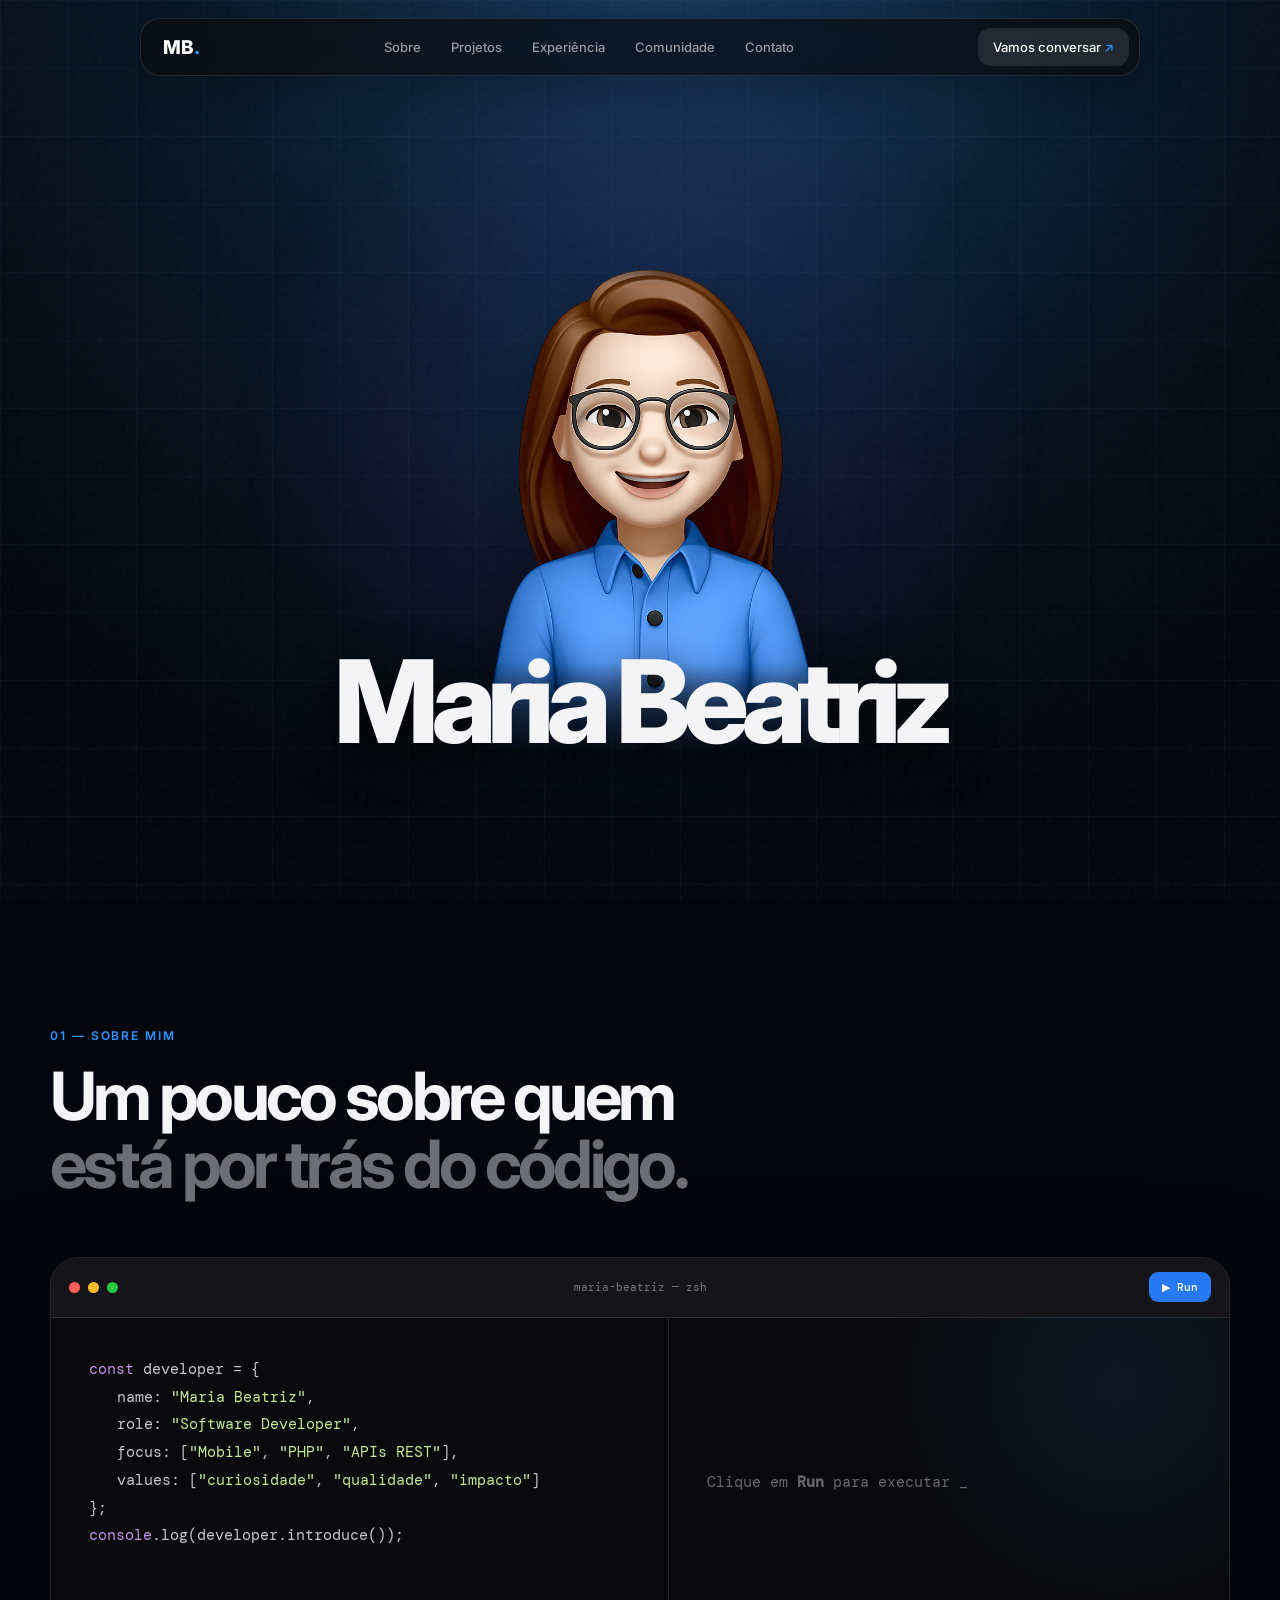
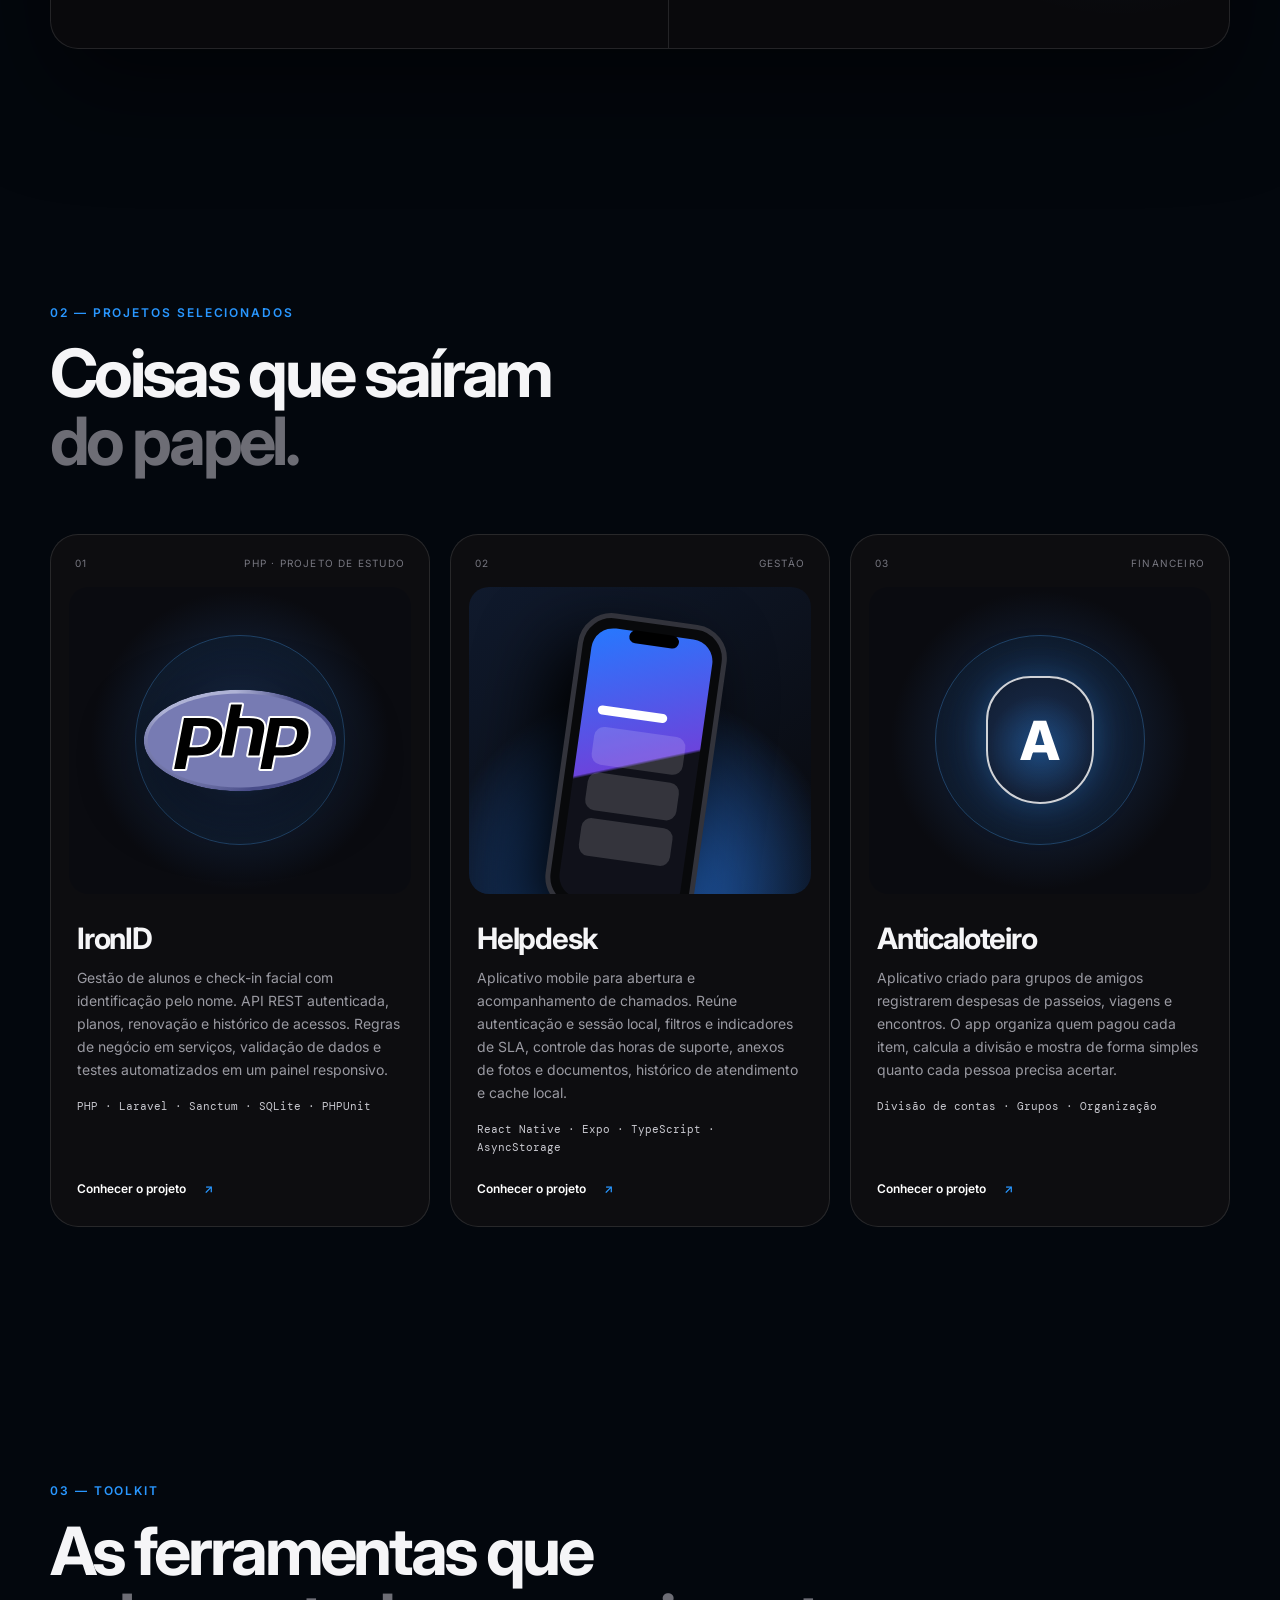
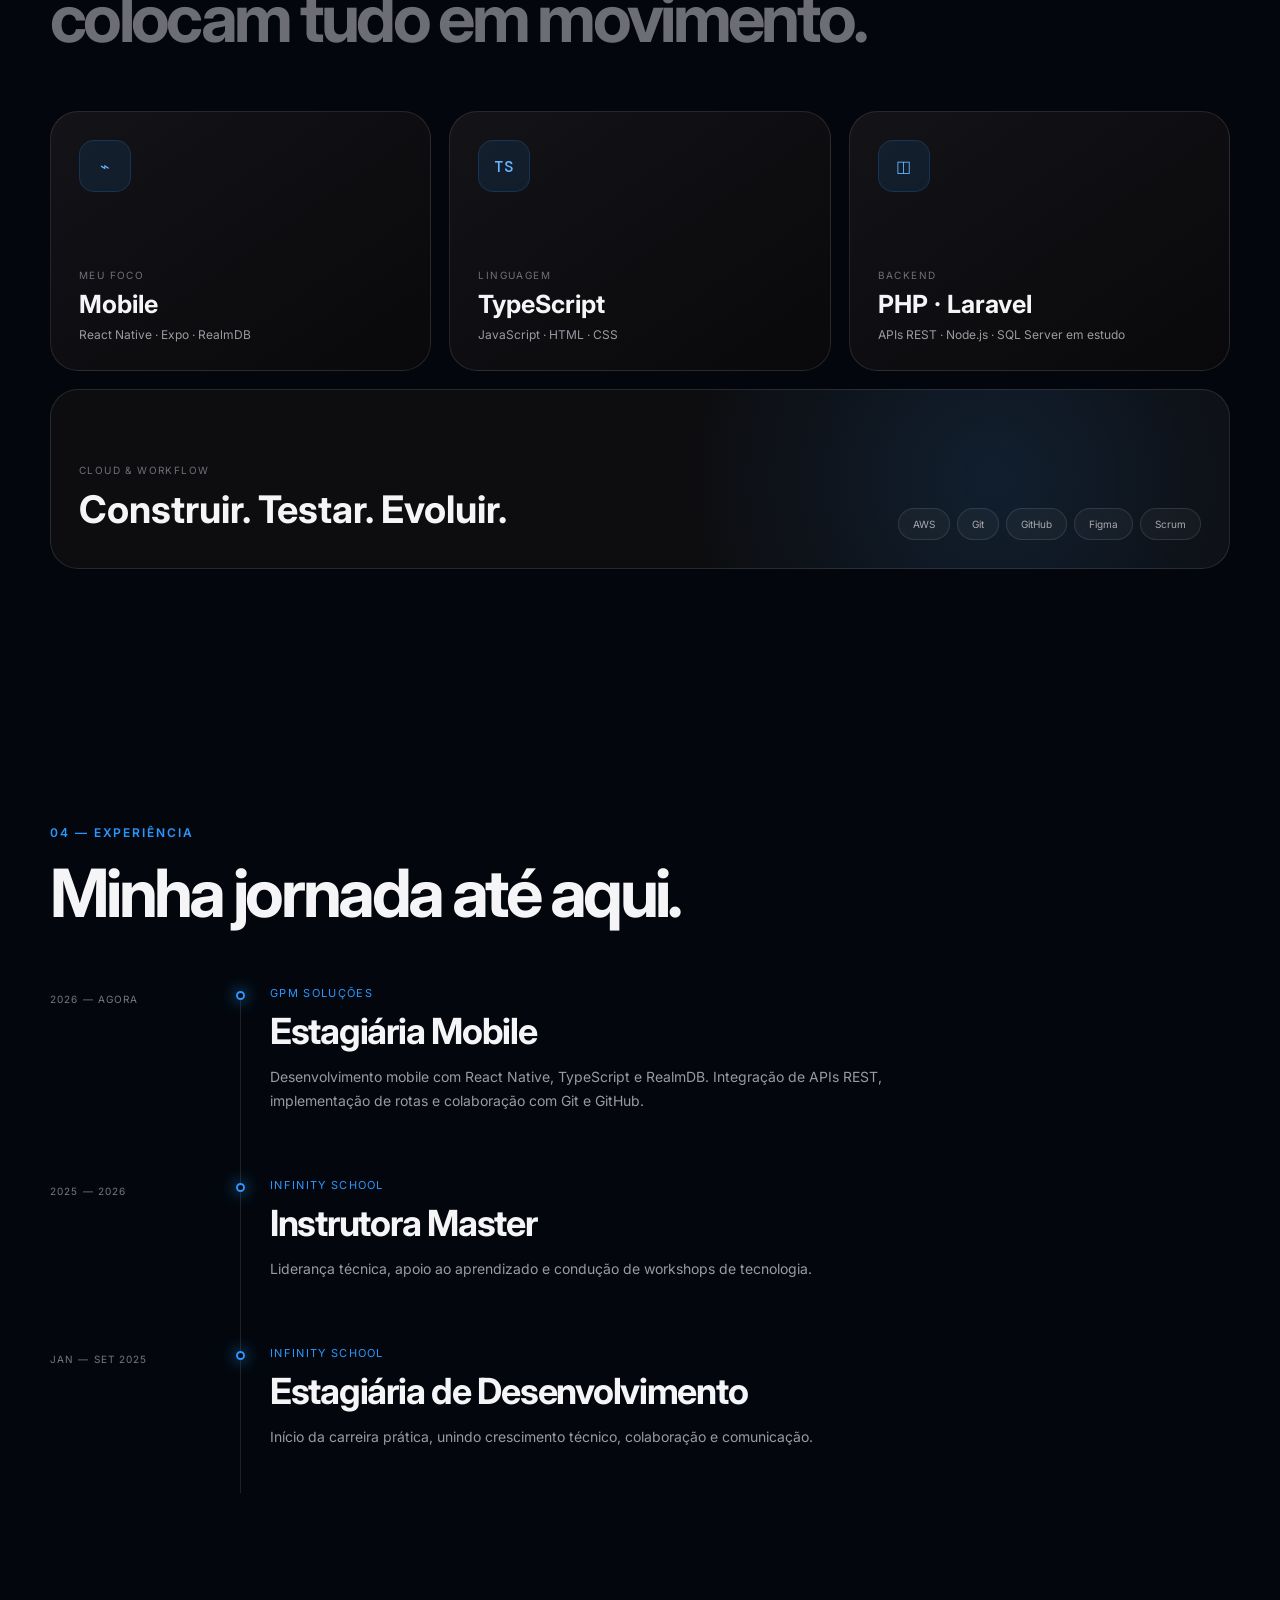
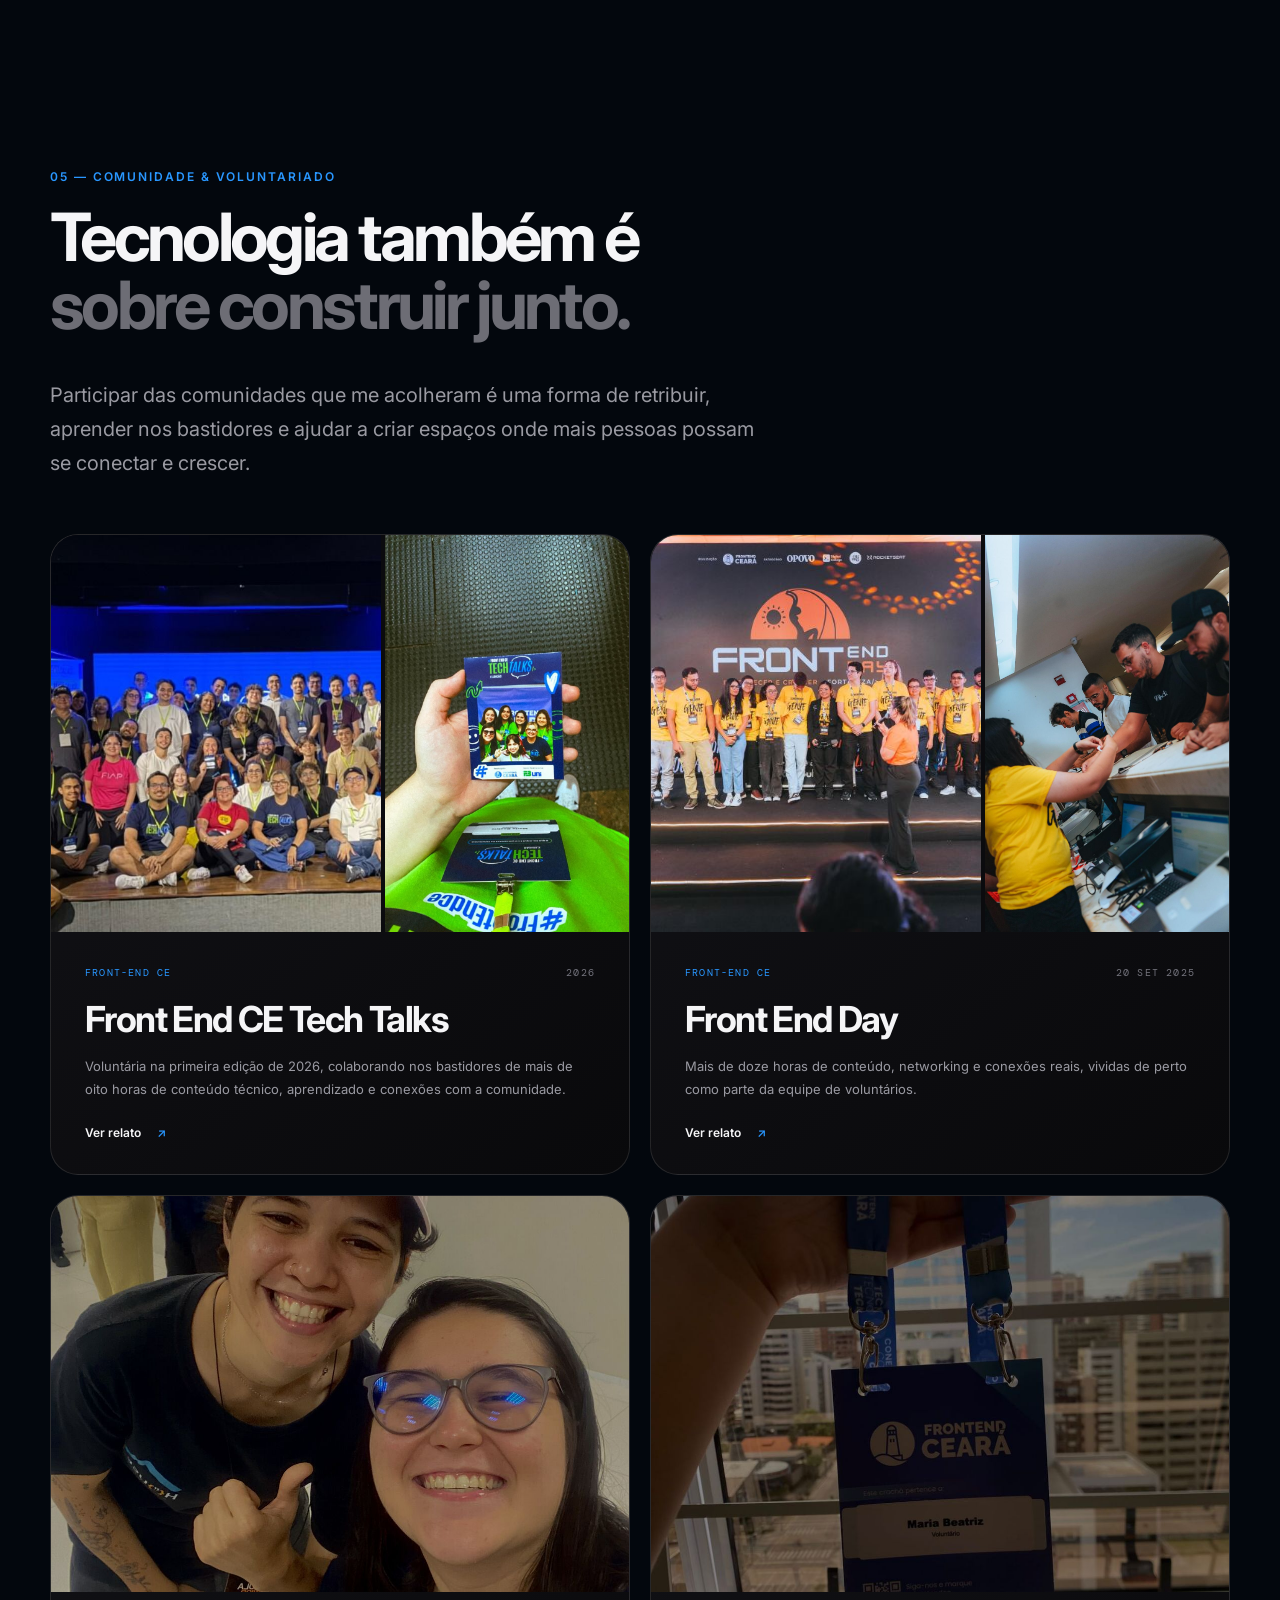
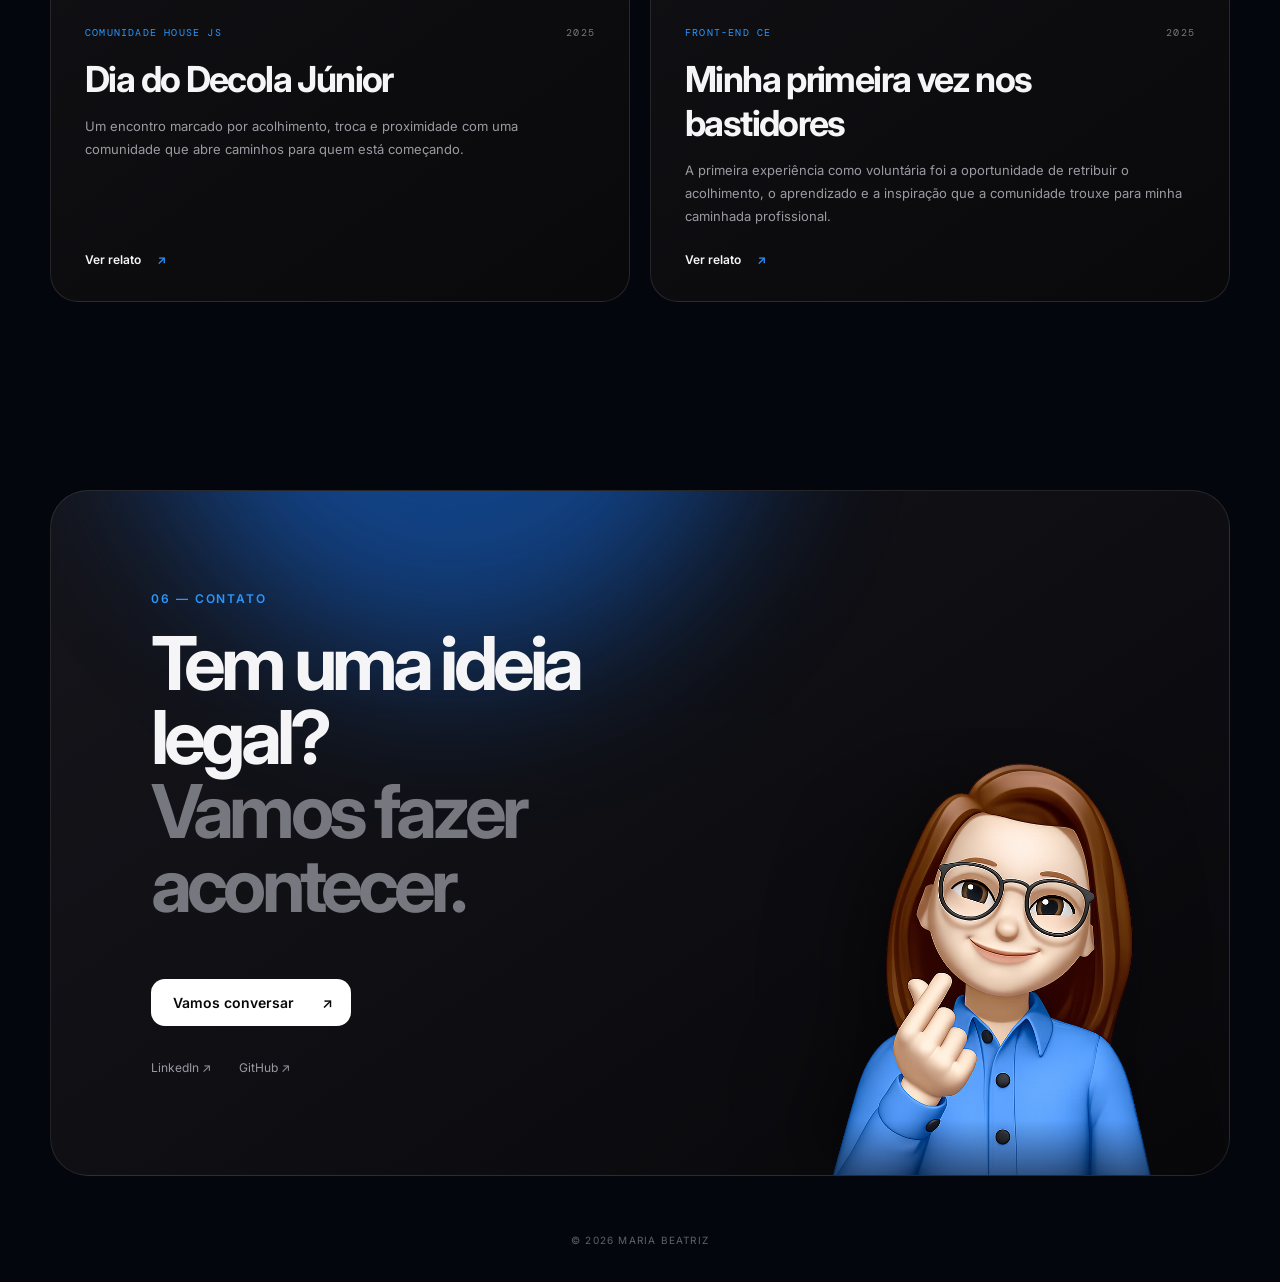
<file: index.html>
<!doctype html>
<html lang="pt-BR">
  <head>
    <meta charset="UTF-8" />
    <meta name="viewport" content="width=device-width, initial-scale=1.0" />
    <meta
      name="description"
      content="Portfólio de Maria Beatriz com projetos mobile, PHP, Laravel e APIs REST. Conheça o IronID, projeto de estudo de gestão e reconhecimento facial."
    />
    <meta name="theme-color" content="#050506" />
    <title>Maria Beatriz — Software Developer</title>
    <link rel="icon" type="image/png" href="coding.png" />
    <link rel="preconnect" href="https://fonts.googleapis.com" />
    <link rel="preconnect" href="https://fonts.gstatic.com" crossorigin />
    <link
      href="https://fonts.googleapis.com/css2?family=DM+Mono:wght@400;500&amp;family=Inter:wght@400;500;600;700;800&amp;display=swap"
      rel="stylesheet"
    />
    <link rel="stylesheet" href="style.css" />
    <link rel="stylesheet" href="responsive.css" />
  </head>
  <body>
    <div class="noise" aria-hidden="true"></div>
    <header class="site-header">
      <a class="brand" href="#home" aria-label="Ir para o início"
        >MB<span>.</span></a
      >
      <nav aria-label="Navegação principal">
        <a href="#about">Sobre</a>
        <a href="#projects">Projetos</a>
        <a href="#experience">Experiência</a>
        <a href="#community">Comunidade</a>
        <a href="#contact">Contato</a>
      </nav>
      <a class="nav-cta" href=https://wa.me/5585981370578>Vamos conversar <span>↗</span></a>
    </header>

    <main>
      <section class="hero reveal" id="home">
        <div class="hero-glow" aria-hidden="true"></div>
        <div class="hero-composition">
          <img
            class="hero-avatar"
            src="capa.png"
            alt="Avatar de Maria Beatriz"
          />
          <h1>Maria Beatriz</h1>
        </div>
      </section>

      <section class="section about-section" id="about">
        <div class="section-heading reveal">
          <p class="kicker">01 — Sobre mim</p>
          <h2>
            Um pouco sobre quem<br /><span>está por trás do código.</span>
          </h2>
        </div>
        <div class="terminal reveal" data-delay="100">
          <div class="terminal-bar">
            <div class="window-dots" aria-hidden="true">
              <i></i><i></i><i></i>
            </div>
            <span>maria-beatriz — zsh</span>
            <button
              class="run-button"
              id="run-terminal"
              type="button"
              aria-label="Executar apresentação"
            >
              <span>▶</span> Run
            </button>
          </div>
          <div class="terminal-body">
            <div class="code" aria-label="Código JavaScript de apresentação">
              <p><b>const</b> developer = {</p>
              <p class="indent">name: <em>"Maria Beatriz"</em>,</p>
              <p class="indent">role: <em>"Software Developer"</em>,</p>
              <p class="indent">
                focus: [<em>"Mobile"</em>, <em>"PHP"</em>, <em>"APIs REST"</em>],
              </p>
              <p class="indent">
                values: [<em>"curiosidade"</em>, <em>"qualidade"</em>,
                <em>"impacto"</em>]
              </p>
              <p>};</p>
              <p><b>console</b>.log(developer.introduce());</p>
            </div>
            <div
              class="terminal-output"
              id="terminal-output"
              aria-live="polite"
            >
              <p class="terminal-hint">
                Clique em <strong>Run</strong> para executar
                <span class="blink">_</span>
              </p>
            </div>
          </div>
        </div>
      </section>

      <section class="section projects-section" id="projects">
        <div class="section-heading reveal">
          <p class="kicker">02 — Projetos selecionados</p>
          <h2>Coisas que saíram<br /><span>do papel.</span></h2>
        </div>
        <div class="projects-grid" id="github-projects">
          <article class="project-card project-featured reveal" id="ironid">
            <div class="project-top">
              <span class="project-number">01</span>
              <span class="project-type">PHP · Projeto de estudo</span>
            </div>
            <div class="project-visual visual-shield" aria-hidden="true">
              <img
                class="php-language-logo"
                src="assets/php-logo.svg"
                alt=""
              />
              <div class="shield-ring"></div>
            </div>
            <div class="project-content">
              <h3>IronID</h3>
              <p>
                Gestão de alunos e check-in facial com identificação pelo nome.
                API REST autenticada, planos, renovação e histórico de acessos.
                Regras de negócio em serviços, validação de dados e testes
                automatizados em um painel responsivo.
              </p>
              <p class="project-tech">
                PHP · Laravel · Sanctum · SQLite · PHPUnit
              </p>
              <a class="project-link" href="projeto-ironid.html">
                Conhecer o projeto <span>↗</span>
              </a>
            </div>
          </article>
          <article class="project-card reveal">
            <div class="project-top">
              <span class="project-number">02</span
              ><span class="project-type">Gestão</span>
            </div>
            <div class="project-visual visual-mobile" aria-hidden="true">
              <div class="phone">
                <div class="phone-island"></div>
                <div class="app-screen"><span></span><i></i><i></i><i></i></div>
              </div>
            </div>
            <div class="project-content">
              <h3>Helpdesk</h3>
              <p>
                Aplicativo mobile para abertura e acompanhamento de chamados.
                Reúne autenticação e sessão local, filtros e indicadores de SLA,
                controle das horas de suporte, anexos de fotos e documentos,
                histórico de atendimento e cache local.
              </p>
              <p class="project-tech">
                React Native · Expo · TypeScript · AsyncStorage
              </p>
              <a
                class="project-link"
                href="https://github.com/Mariastodi/helpdesk"
                target="_blank"
                rel="noreferrer"
                >Conhecer o projeto <span>↗</span></a
              >
            </div>
          </article>
          <article
            class="project-card anticaloteiro-card reveal"
            data-delay="160"
          >
            <div class="project-top">
              <span class="project-number">03</span
              ><span class="project-type">Financeiro</span>
            </div>
            <div class="project-visual visual-shield" aria-hidden="true">
              <div class="shield-mark">A</div>
              <div class="shield-ring"></div>
            </div>
            <div class="project-content">
              <h3>Anticaloteiro</h3>
              <p>
                Aplicativo criado para grupos de amigos registrarem despesas de
                passeios, viagens e encontros. O app organiza quem pagou cada
                item, calcula a divisão e mostra de forma simples quanto cada
                pessoa precisa acertar.
              </p>
              <p class="project-tech">
                Divisão de contas · Grupos · Organização
              </p>
              <a
                class="project-link"
                href="https://github.com/Mariastodi/Anti-Caloteiro.git"
                target="_blank"
                rel="noreferrer"
                >Conhecer o projeto <span>↗</span></a
              >
            </div>
          </article>
        </div>
      </section>

      <section class="section stack-section" id="stack">
        <div class="section-heading reveal">
          <p class="kicker">03 — Toolkit</p>
          <h2>
            As ferramentas que<br /><span>colocam tudo em movimento.</span>
          </h2>
        </div>
        <div class="stack-bento">
          <article class="stack-card mobile-card reveal">
            <span class="stack-icon">⌁</span><small>Meu foco</small>
            <h3>Mobile</h3>
            <p>React Native · Expo · RealmDB</p>
          </article>
          <article class="stack-card reveal" data-delay="80">
            <span class="stack-icon">TS</span><small>Linguagem</small>
            <h3>TypeScript</h3>
            <p>JavaScript · HTML · CSS</p>
          </article>
          <article class="stack-card reveal" data-delay="160">
            <span class="stack-icon">◫</span><small>Backend</small>
            <h3>PHP · Laravel</h3>
            <p>APIs REST · Node.js · SQL Server em estudo</p>
          </article>
          <article class="stack-card wide reveal">
            <div>
              <small>Cloud & workflow</small>
              <h3>Construir. Testar. Evoluir.</h3>
            </div>
            <div class="stack-pills">
              <span>AWS</span><span>Git</span><span>GitHub</span
              ><span>Figma</span><span>Scrum</span>
            </div>
          </article>
        </div>
      </section>

      <section class="section experience-section" id="experience">
        <div class="section-heading reveal">
          <p class="kicker">04 — Experiência</p>
          <h2>Minha jornada até aqui.</h2>
        </div>
        <div class="timeline">
          <article class="timeline-item reveal">
            <div class="timeline-date">2026 — agora</div>
            <div class="timeline-dot"></div>
            <div>
              <p class="company">GPM Soluções</p>
              <h3>Estagiária Mobile</h3>
              <p>
                Desenvolvimento mobile com React Native, TypeScript e RealmDB.
                Integração de APIs REST, implementação de rotas e colaboração
                com Git e GitHub.
              </p>
            </div>
          </article>
          <article class="timeline-item reveal">
            <div class="timeline-date">2025 — 2026</div>
            <div class="timeline-dot"></div>
            <div>
              <p class="company">Infinity School</p>
              <h3>Instrutora Master</h3>
              <p>
                Liderança técnica, apoio ao aprendizado e condução de workshops
                de tecnologia.
              </p>
            </div>
          </article>
          <article class="timeline-item reveal">
            <div class="timeline-date">jan — set 2025</div>
            <div class="timeline-dot"></div>
            <div>
              <p class="company">Infinity School</p>
              <h3>Estagiária de Desenvolvimento</h3>
              <p>
                Início da carreira prática, unindo crescimento técnico,
                colaboração e comunicação.
              </p>
            </div>
          </article>
        </div>
      </section>

      <section class="section community-section" id="community">
        <div class="section-heading reveal">
          <p class="kicker">05 — Comunidade & voluntariado</p>
          <h2>Tecnologia também é<br /><span>sobre construir junto.</span></h2>
        </div>

        <p class="community-intro reveal">
          Participar das comunidades que me acolheram é uma forma de retribuir,
          aprender nos bastidores e ajudar a criar espaços onde mais pessoas
          possam se conectar e crescer.
        </p>

        <div class="community-grid">
          <article class="community-card community-card-featured reveal">
            <a
              class="community-media community-media-pair"
              href="https://www.linkedin.com/posts/maria-beatriz-b800b8304_participei-da-1%C2%AA-edi%C3%A7%C3%A3o-de-2026-do-front-activity-7457552698679148544-mhBt"
              target="_blank"
              rel="noreferrer"
              aria-label="Ver publicação sobre o Front End CE Tech Talks 2026"
            >
              <img
                src="assets/community/front-end-ce-talks-01.jpg"
                alt="Equipe e participantes do Front End CE Tech Talks 2026"
                loading="lazy"
              />
              <img
                src="assets/community/front-end-ce-talks-02.jpg"
                alt="Maria Beatriz durante o Front End CE Tech Talks 2026"
                loading="lazy"
              />
            </a>
            <div class="community-content">
              <div class="community-meta">
                <span>Front-End CE</span><time datetime="2026">2026</time>
              </div>
              <h3>Front End CE Tech Talks</h3>
              <p>
                Voluntária na primeira edição de 2026, colaborando nos
                bastidores de mais de oito horas de conteúdo técnico,
                aprendizado e conexões com a comunidade.
              </p>
              <a
                class="community-link"
                href="https://www.linkedin.com/posts/maria-beatriz-b800b8304_participei-da-1%C2%AA-edi%C3%A7%C3%A3o-de-2026-do-front-activity-7457552698679148544-mhBt"
                target="_blank"
                rel="noreferrer"
                >Ver relato <span>↗</span></a
              >
            </div>
          </article>

          <article class="community-card reveal" data-delay="80">
            <a
              class="community-media community-media-pair"
              href="https://www.linkedin.com/posts/maria-beatriz-b800b8304_no-s%C3%A1bado-2009-tive-a-oportunidade-de-activity-7378839372994859009-p7yD"
              target="_blank"
              rel="noreferrer"
              aria-label="Ver publicação sobre o Front End Day 2025"
            >
              <img
                src="assets/community/front-end-day-01.jpg"
                alt="Público e voluntários do Front End Day 2025"
                loading="lazy"
              />
              <img
                src="assets/community/front-end-day-02.jpg"
                alt="Maria Beatriz no Front End Day 2025"
                loading="lazy"
              />
            </a>
            <div class="community-content">
              <div class="community-meta">
                <span>Front-End CE</span
                ><time datetime="2025-09-20">20 set 2025</time>
              </div>
              <h3>Front End Day</h3>
              <p>
                Mais de doze horas de conteúdo, networking e conexões reais,
                vividas de perto como parte da equipe de voluntários.
              </p>
              <a
                class="community-link"
                href="https://www.linkedin.com/posts/maria-beatriz-b800b8304_no-s%C3%A1bado-2009-tive-a-oportunidade-de-activity-7378839372994859009-p7yD"
                target="_blank"
                rel="noreferrer"
                >Ver relato <span>↗</span></a
              >
            </div>
          </article>

          <article class="community-card reveal" data-delay="120">
            <a
              class="community-media"
              href="https://www.linkedin.com/posts/maria-beatriz-b800b8304_por-motivos-de-saudade-desse-evento-inesquec%C3%ADvel-activity-7354165680159490050-hLXQ"
              target="_blank"
              rel="noreferrer"
              aria-label="Ver publicação sobre o Decola Júnior"
            >
              <img
                src="assets/community/decola-junior.jpg"
                alt="Maria Beatriz no evento Decola Júnior da Comunidade House JS"
                loading="lazy"
              />
            </a>
            <div class="community-content">
              <div class="community-meta">
                <span>Comunidade House JS</span
                ><time datetime="2025">2025</time>
              </div>
              <h3>Dia do Decola Júnior</h3>
              <p>
                Um encontro marcado por acolhimento, troca e proximidade com uma
                comunidade que abre caminhos para quem está começando.
              </p>
              <a
                class="community-link"
                href="https://www.linkedin.com/posts/maria-beatriz-b800b8304_por-motivos-de-saudade-desse-evento-inesquec%C3%ADvel-activity-7354165680159490050-hLXQ"
                target="_blank"
                rel="noreferrer"
                >Ver relato <span>↗</span></a
              >
            </div>
          </article>

          <article class="community-card community-card-wide reveal">
            <a
              class="community-media"
              href="https://www.linkedin.com/posts/maria-beatriz-b800b8304_que-dia-feliz-hoje-tive-a-alegria-de-ser-activity-7289111584113623040-C8--"
              target="_blank"
              rel="noreferrer"
              aria-label="Ver publicação sobre a primeira experiência de voluntariado no Front-End CE"
            >
              <img
                src="assets/community/front-end-ce-voluntariado.jpg"
                alt="Primeira experiência de Maria Beatriz como voluntária no Front-End CE"
                loading="lazy"
              />
            </a>
            <div class="community-content">
              <div class="community-meta">
                <span>Front-End CE</span><time datetime="2025">2025</time>
              </div>
              <h3>Minha primeira vez nos bastidores</h3>
              <p>
                A primeira experiência como voluntária foi a oportunidade de
                retribuir o acolhimento, o aprendizado e a inspiração que a
                comunidade trouxe para minha caminhada profissional.
              </p>
              <a
                class="community-link"
                href="https://www.linkedin.com/posts/maria-beatriz-b800b8304_que-dia-feliz-hoje-tive-a-alegria-de-ser-activity-7289111584113623040-C8--"
                target="_blank"
                rel="noreferrer"
                >Ver relato <span>↗</span></a
              >
            </div>
          </article>
        </div>
      </section>

      <section class="contact-section reveal" id="contact">
        <div class="contact-orb" aria-hidden="true"></div>
        <img
          class="contact-avatar"
          src="final.png"
          alt="Avatar de Maria Beatriz fazendo um coração com a mão"
        />
        <p class="kicker">06 — Contato</p>
        <h2>Tem uma ideia legal?<br /><span>Vamos fazer acontecer.</span></h2>
        <a
          class="button light"
          href="https://wa.me/5585981370578"
          target="_blank"
          rel="noreferrer"
          >Vamos conversar <span>↗</span></a
        >
        <div class="social-links">
          <a
            href="https://linkedin.com/in/maria-beatriz-b800b8304"
            target="_blank"
            rel="noreferrer"
            >LinkedIn ↗</a
          >
          <a
            href="https://github.com/Mariastodi"
            target="_blank"
            rel="noreferrer"
            >GitHub ↗</a
          >
        </div>
      </section>
    </main>

    <footer>
      <p>© <span id="year"></span> Maria Beatriz</p>
    </footer>
    <script src="script.js"></script>
  </body>
</html>
</file>
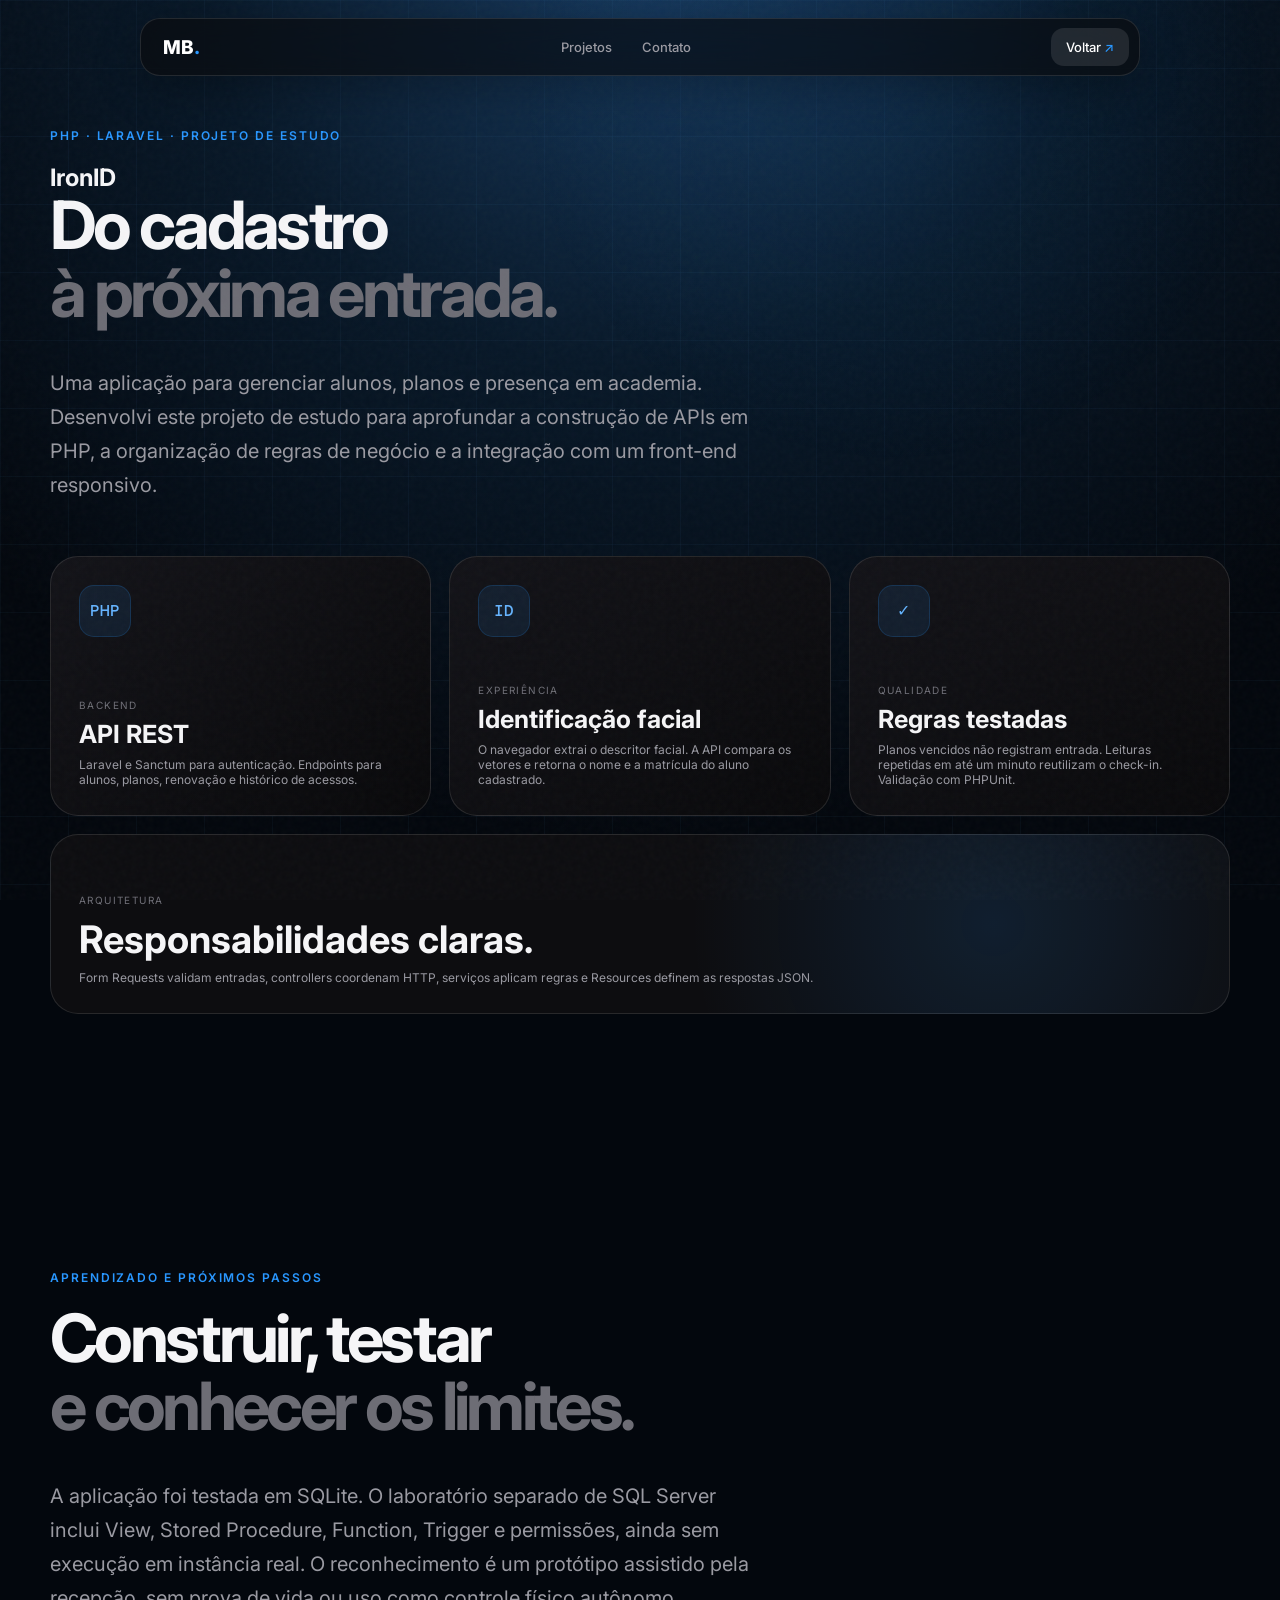
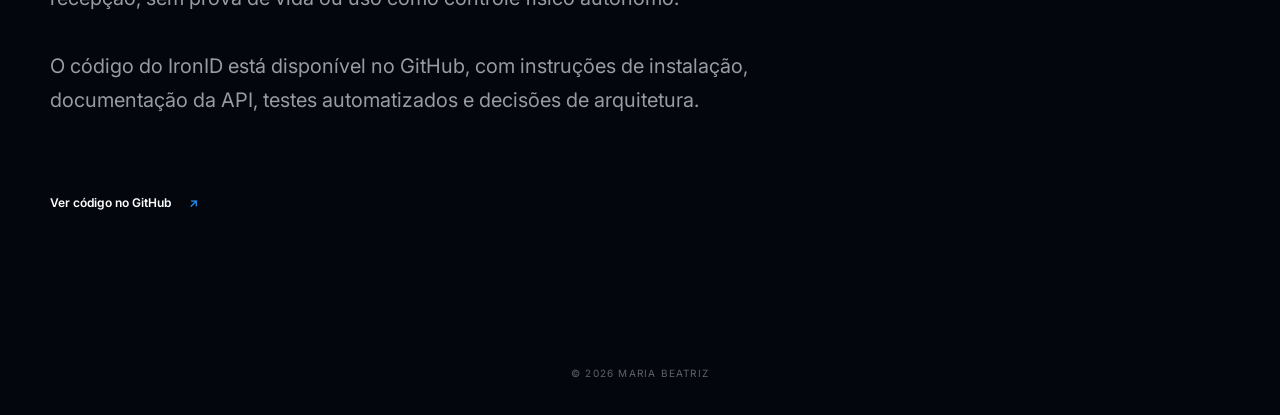
<file: projeto-ironid.html>
<!doctype html>
<html lang="pt-BR">
  <head>
    <meta charset="UTF-8" />
    <meta name="viewport" content="width=device-width, initial-scale=1.0" />
    <meta name="description" content="IronID, projeto de estudo de Maria Beatriz em PHP e Laravel com API REST, testes e reconhecimento facial assistido." />
    <meta name="theme-color" content="#050506" />
    <title>IronID | Projeto PHP de Maria Beatriz</title>
    <link rel="icon" type="image/png" href="coding.png" />
    <link rel="preconnect" href="https://fonts.googleapis.com" />
    <link rel="preconnect" href="https://fonts.gstatic.com" crossorigin />
    <link href="https://fonts.googleapis.com/css2?family=DM+Mono:wght@400;500&amp;family=Inter:wght@400;500;600;700;800&amp;display=swap" rel="stylesheet" />
    <link rel="stylesheet" href="style.css" />
    <link rel="stylesheet" href="responsive.css" />
  </head>
  <body>
    <div class="noise" aria-hidden="true"></div>
    <header class="site-header">
      <a class="brand" href="index.html" aria-label="Voltar ao portfólio">MB<span>.</span></a>
      <nav aria-label="Navegação principal"><a href="index.html#projects">Projetos</a><a href="index.html#contact">Contato</a></nav>
      <a class="nav-cta" href="index.html#projects">Voltar <span>↗</span></a>
    </header>
    <main>
      <section class="section about-section">
        <div class="section-heading reveal">
          <p class="kicker">PHP · Laravel · Projeto de estudo</p>
          <h1>IronID</h1>
          <h2>Do cadastro<br /><span>à próxima entrada.</span></h2>
        </div>
        <p class="community-intro reveal">Uma aplicação para gerenciar alunos, planos e presença em academia. Desenvolvi este projeto de estudo para aprofundar a construção de APIs em PHP, a organização de regras de negócio e a integração com um front-end responsivo.</p>
        <div class="stack-bento">
          <article class="stack-card mobile-card reveal"><span class="stack-icon">PHP</span><small>Backend</small><h3>API REST</h3><p>Laravel e Sanctum para autenticação. Endpoints para alunos, planos, renovação e histórico de acessos.</p></article>
          <article class="stack-card reveal"><span class="stack-icon">ID</span><small>Experiência</small><h3>Identificação facial</h3><p>O navegador extrai o descritor facial. A API compara os vetores e retorna o nome e a matrícula do aluno cadastrado.</p></article>
          <article class="stack-card reveal"><span class="stack-icon">✓</span><small>Qualidade</small><h3>Regras testadas</h3><p>Planos vencidos não registram entrada. Leituras repetidas em até um minuto reutilizam o check-in. Validação com PHPUnit.</p></article>
          <article class="stack-card wide reveal"><div><small>Arquitetura</small><h3>Responsabilidades claras.</h3><p>Form Requests validam entradas, controllers coordenam HTTP, serviços aplicam regras e Resources definem as respostas JSON.</p></div></article>
        </div>
      </section>
      <section class="section stack-section">
        <div class="section-heading reveal"><p class="kicker">Aprendizado e próximos passos</p><h2>Construir, testar<br /><span>e conhecer os limites.</span></h2></div>
        <p class="community-intro reveal">A aplicação foi testada em SQLite. O laboratório separado de SQL Server inclui View, Stored Procedure, Function, Trigger e permissões, ainda sem execução em instância real. O reconhecimento é um protótipo assistido pela recepção, sem prova de vida ou uso como controle físico autônomo.</p>
        <p class="community-intro reveal">O código do IronID está disponível no GitHub, com instruções de instalação, documentação da API, testes automatizados e decisões de arquitetura.</p>
        <a class="project-link reveal" href="https://github.com/Mariastodi/IronId" target="_blank" rel="noreferrer">Ver código no GitHub <span>↗</span></a>
      </section>
    </main>
    <footer><p>© <span id="year"></span> Maria Beatriz</p></footer>
    <script src="script.js"></script>
  </body>
</html>
</file>
<file: style.css>
:root {
  --bg: #03070d;
  --surface: #0d0d10;
  --surface-2: #131318;
  --text: #f5f5f7;
  --muted: #9a9aa2;
  --line: rgba(255, 255, 255, 0.11);
  --blue: #2997ff;
  --cyan: #67e8f9;
  --purple: #9d7aff;
  --radius: 28px;
  --max: 1180px;
}
* {
  box-sizing: border-box;
  margin: 0;
  padding: 0;
}
html {
  scroll-behavior: smooth;
  scroll-padding-top: 90px;
}
body {
  background-color: var(--bg);
  background-image:
    linear-gradient(rgba(91, 164, 235, 0.045) 1px, transparent 1px),
    linear-gradient(90deg, rgba(91, 164, 235, 0.045) 1px, transparent 1px),
    radial-gradient(circle at 50% -8%, #173a60 0%, #081828 38%, #03070d 78%);
  background-size:
    68px 68px,
    68px 68px,
    100% 100%;
  background-attachment: fixed;
  color: var(--text);
  font-family:
    Inter,
    -apple-system,
    BlinkMacSystemFont,
    "Segoe UI",
    sans-serif;
  overflow-x: hidden;
}
body::before {
  content: "";
  position: fixed;
  inset: 0;
  background: radial-gradient(
    900px circle at var(--mouse-x, 70%) var(--mouse-y, 10%),
    rgba(41, 151, 255, 0.07),
    transparent 42%
  );
  pointer-events: none;
  z-index: -1;
}
.noise {
  position: fixed;
  inset: 0;
  opacity: 0.035;
  pointer-events: none;
  z-index: 10;
  background-image: url("data:image/svg+xml,%3Csvg viewBox='0 0 180 180' xmlns='http://www.w3.org/2000/svg'%3E%3Cfilter id='n'%3E%3CfeTurbulence type='fractalNoise' baseFrequency='.9' numOctaves='3' stitchTiles='stitch'/%3E%3C/filter%3E%3Crect width='100%25' height='100%25' filter='url(%23n)' opacity='.8'/%3E%3C/svg%3E");
}
.site-header {
  position: fixed;
  top: 18px;
  left: 50%;
  transform: translateX(-50%);
  z-index: 20;
  width: min(calc(100% - 32px), 1000px);
  height: 58px;
  padding: 0 10px 0 22px;
  border: 1px solid var(--line);
  border-radius: 20px;
  background: rgba(12, 12, 14, 0.7);
  backdrop-filter: blur(24px) saturate(150%);
  display: flex;
  align-items: center;
  justify-content: space-between;
  box-shadow: 0 12px 45px rgba(0, 0, 0, 0.28);
}
.brand {
  font-weight: 800;
  font-size: 19px;
  color: #fff;
  text-decoration: none;
}
.brand span {
  color: var(--blue);
}
nav {
  display: flex;
  gap: 30px;
}
nav a,
.nav-cta {
  color: var(--muted);
  text-decoration: none;
  font-size: 13px;
  font-weight: 500;
  transition: 0.25s;
}
nav a:hover {
  color: #fff;
}
.nav-cta {
  color: #fff;
  background: rgba(255, 255, 255, 0.1);
  padding: 11px 15px;
  border-radius: 13px;
}
.nav-cta span {
  color: var(--blue);
}
.hero {
  min-height: 100svh;
  max-width: 1440px;
  margin: auto;
  padding: 132px 24px 54px;
  display: flex;
  flex-direction: column;
  align-items: center;
  justify-content: center;
  text-align: center;
  position: relative;
  overflow: hidden;
}
.hero-glow {
  position: absolute;
  width: min(780px, 80vw);
  aspect-ratio: 1;
  top: 3%;
  background: radial-gradient(
    circle,
    rgba(41, 151, 255, 0.2),
    rgba(117, 77, 255, 0.08) 38%,
    transparent 70%
  );
  filter: blur(30px);
  z-index: -1;
}
.kicker {
  font-size: 12px;
  letter-spacing: 0.16em;
  text-transform: uppercase;
  color: var(--muted);
  font-weight: 600;
}
.hero-composition {
  position: relative;
  width: 100%;
  height: clamp(290px, 42vw, 530px);
  display: flex;
  justify-content: center;
  align-items: flex-end;
  margin: 18px 0 10px;
}
.hero-avatar {
  position: absolute;
  z-index: 1;
  width: clamp(310px, 44vw, 590px);
  height: 100%;
  object-fit: cover;
  object-position: center 37%;
  border-radius: 48% 48% 15% 15%;
  filter: drop-shadow(0 25px 50px rgba(0, 0, 0, 0.45));
  -webkit-mask-image: linear-gradient(
    to bottom,
    transparent 0,
    #000 11%,
    #000 82%,
    transparent 99%
  );
  mask-image: linear-gradient(
    to bottom,
    transparent 0,
    #000 11%,
    #000 82%,
    transparent 99%
  );
}
.hero h1 {
  position: relative;
  z-index: 2;
  display: block;
  white-space: nowrap;
  font-size: clamp(48px, 9vw, 130px);
  line-height: 0.85;
  letter-spacing: -0.075em;
  font-weight: 800;
  transform: translateY(-0.06em);
  text-shadow: 0 14px 45px rgba(0, 0, 0, 0.95);
}
.button {
  display: inline-flex;
  align-items: center;
  gap: 28px;
  padding: 15px 18px 15px 22px;
  border-radius: 14px;
  text-decoration: none;
  font-size: 14px;
  font-weight: 600;
  transition: 0.3s;
}
.button:hover {
  transform: translateY(-3px);
  box-shadow: 0 16px 32px rgba(0, 0, 0, 0.3);
}
.section {
  width: min(calc(100% - 40px), var(--max));
  margin: auto;
  padding: 140px 0;
}
.section-heading {
  margin-bottom: 58px;
}
.kicker {
  color: var(--blue);
  margin-bottom: 20px;
}
.section-heading h2 {
  font-size: clamp(38px, 6vw, 72px);
  letter-spacing: -0.055em;
  line-height: 1.02;
}
.section-heading h2 span {
  color: #6d6d75;
}
.terminal {
  border: 1px solid var(--line);
  border-radius: var(--radius);
  overflow: hidden;
  background: #09090c;
  box-shadow:
    0 40px 100px rgba(0, 0, 0, 0.5),
    inset 0 1px 0 rgba(255, 255, 255, 0.06);
}
.terminal-bar {
  height: 60px;
  padding: 0 18px;
  display: grid;
  grid-template-columns: 1fr auto 1fr;
  align-items: center;
  background: #141419;
  border-bottom: 1px solid var(--line);
  font-family: "DM Mono", monospace;
  color: #777780;
  font-size: 11px;
}
.window-dots {
  display: flex;
  gap: 8px;
}
.window-dots i {
  width: 11px;
  height: 11px;
  border-radius: 50%;
  background: #ff5f57;
}
.window-dots i:nth-child(2) {
  background: #febc2e;
}
.window-dots i:nth-child(3) {
  background: #28c840;
}
.run-button {
  justify-self: end;
  border: 0;
  border-radius: 9px;
  background: #2678f3;
  color: white;
  padding: 8px 13px;
  font:
    500 11px "DM Mono",
    monospace;
  cursor: pointer;
  transition: 0.2s;
}
.run-button:hover {
  background: #3b8cff;
  transform: translateY(-1px);
}
.run-button:disabled {
  opacity: 0.55;
}
.terminal-body {
  display: grid;
  grid-template-columns: 1.05fr 0.95fr;
  min-height: 330px;
  font:
    clamp(12px, 1.4vw, 15px) / 1.85 "DM Mono",
    monospace;
}
.code {
  padding: 38px;
  border-right: 1px solid var(--line);
  color: #c7c7ce;
}
.code b {
  color: #c792ea;
  font-weight: 400;
}
.code em {
  color: #c3e88d;
  font-style: normal;
}
.indent {
  padding-left: 28px;
}
.terminal-output {
  padding: 38px;
  background: radial-gradient(
    circle at 80% 20%,
    rgba(41, 151, 255, 0.1),
    transparent 45%
  );
  color: #b7f5cf;
  display: flex;
  flex-direction: column;
  justify-content: center;
}
.terminal-hint {
  color: #676770;
}
.terminal-output .prompt {
  color: #68717d;
}
.terminal-output .hello {
  font-size: clamp(17px, 2vw, 22px);
  line-height: 1.55;
  color: #e9e9ef;
}
.blink {
  animation: blink 1s steps(1) infinite;
}
@keyframes blink {
  50% {
    opacity: 0;
  }
}
.projects-grid {
  display: grid;
  grid-template-columns: repeat(2, minmax(0, 1fr));
  gap: 20px;
}
.project-card {
  border: 1px solid var(--line);
  background: var(--surface);
  border-radius: var(--radius);
  overflow: hidden;
  transition: 0.35s;
}
.project-card:hover {
  transform: translateY(-7px);
  border-color: rgba(255, 255, 255, 0.24);
}
.php-language-logo {
  position: relative;
  z-index: 2;
  width: min(58%, 210px);
  height: auto;
  filter: drop-shadow(0 18px 34px rgba(0, 0, 0, 0.42));
}
.project-top {
  padding: 22px 24px 0;
  display: flex;
  justify-content: space-between;
  font-size: 10px;
  letter-spacing: 0.12em;
  text-transform: uppercase;
  color: #777780;
}
.project-visual {
  height: 330px;
  margin: 18px;
  display: grid;
  place-items: center;
  border-radius: 20px;
  overflow: hidden;
  position: relative;
}
.visual-mobile {
  background:
    radial-gradient(circle at 50% 100%, #2671d9, transparent 58%),
    linear-gradient(145deg, #101a2d, #08090d);
}
.phone {
  width: 150px;
  height: 300px;
  border: 5px solid #32333b;
  border-radius: 34px;
  background: #08090b;
  padding: 9px;
  transform: rotate(8deg) translateY(28px);
  box-shadow: -22px 30px 70px #000;
}
.phone-island {
  width: 50px;
  height: 13px;
  background: #000;
  border-radius: 20px;
  margin: 0 auto -12px;
  position: relative;
  z-index: 2;
}
.app-screen {
  height: 100%;
  border-radius: 22px;
  background: linear-gradient(160deg, #2579ff, #6b44dc 48%, #10111a 49%);
  padding: 78px 15px 0;
}
.app-screen span {
  display: block;
  width: 70px;
  height: 9px;
  background: #fff;
  border-radius: 10px;
  margin-bottom: 12px;
}
.app-screen i {
  display: block;
  height: 38px;
  margin: 8px 0;
  border-radius: 10px;
  background: rgba(255, 255, 255, 0.15);
}
.visual-cloud {
  background: radial-gradient(circle, #482993 0, #161126 32%, #09090d 67%);
}
.cloud-core {
  font-size: 62px;
  filter: drop-shadow(0 0 28px rgba(153, 112, 255, 0.8));
  z-index: 2;
}
.orbit {
  position: absolute;
  border: 1px solid rgba(176, 153, 255, 0.25);
  border-radius: 50%;
  animation: spin 14s linear infinite;
}
.orbit::after {
  content: "";
  position: absolute;
  width: 8px;
  height: 8px;
  background: var(--purple);
  border-radius: 50%;
  top: 15%;
  left: 12%;
  box-shadow: 0 0 15px var(--purple);
}
.orbit.one {
  width: 190px;
  height: 190px;
}
.orbit.two {
  width: 260px;
  height: 130px;
  transform: rotate(55deg);
  animation-direction: reverse;
}
@keyframes spin {
  to {
    rotate: 360deg;
  }
}
.project-content {
  padding: 8px 26px 30px;
}
.project-content h3 {
  font-size: 26px;
  letter-spacing: -0.04em;
  margin-bottom: 10px;
}
.project-content p {
  font-size: 14px;
  color: var(--muted);
  line-height: 1.65;
}
.stack-pills {
  display: flex;
  flex-wrap: wrap;
  gap: 7px;
  margin-top: 20px;
}
.stack-pills span {
  border: 1px solid var(--line);
  border-radius: 99px;
  padding: 7px 10px;
  font-size: 10px;
  color: #a9a9b0;
}
.stack-bento {
  display: grid;
  grid-template-columns: repeat(3, 1fr);
  gap: 18px;
}
.stack-card {
  min-height: 260px;
  border: 1px solid var(--line);
  border-radius: var(--radius);
  padding: 28px;
  background: linear-gradient(145deg, var(--surface-2), #09090b);
  display: flex;
  flex-direction: column;
  justify-content: flex-end;
  transition: 0.35s;
}
.stack-card:hover {
  transform: translateY(-5px);
  border-color: rgba(41, 151, 255, 0.32);
}
.stack-icon {
  margin-bottom: auto;
  width: 52px;
  height: 52px;
  border-radius: 15px;
  display: grid;
  place-items: center;
  background: rgba(41, 151, 255, 0.1);
  color: #65b4ff;
  border: 1px solid rgba(41, 151, 255, 0.18);
  font: 500 16px "DM Mono";
}
.stack-card small {
  font-size: 10px;
  text-transform: uppercase;
  letter-spacing: 0.14em;
  color: #6f6f77;
}
.stack-card h3 {
  font-size: 25px;
  margin: 8px 0;
}
.stack-card p {
  font-size: 12px;
  color: var(--muted);
}
.stack-card.wide {
  grid-column: 1/-1;
  min-height: 180px;
  flex-direction: row;
  align-items: end;
  justify-content: space-between;
  background:
    radial-gradient(circle at 80%, rgba(41, 151, 255, 0.13), transparent 32%),
    var(--surface);
}
.wide h3 {
  font-size: clamp(24px, 3vw, 38px);
}
.stack-pills {
  max-width: 410px;
  justify-content: flex-end;
}
.stack-pills span {
  padding: 9px 14px;
  background: rgba(255, 255, 255, 0.035);
}
.timeline {
  position: relative;
}
.timeline::before {
  content: "";
  position: absolute;
  left: 190px;
  top: 10px;
  bottom: 20px;
  width: 1px;
  background: var(--line);
}
.timeline-item {
  display: grid;
  grid-template-columns: 160px 60px 1fr;
  padding: 0 0 65px;
}
.timeline-date {
  text-transform: uppercase;
  letter-spacing: 0.11em;
  font-size: 10px;
  color: #777780;
  padding-top: 7px;
}
.timeline-dot {
  width: 9px;
  height: 9px;
  border-radius: 50%;
  background: var(--bg);
  border: 2px solid var(--blue);
  margin: 5px auto;
  z-index: 1;
  box-shadow: 0 0 15px var(--blue);
}
.company {
  font-size: 11px;
  color: var(--blue);
  text-transform: uppercase;
  letter-spacing: 0.12em;
}
.timeline-item h3 {
  font-size: clamp(24px, 3vw, 36px);
  letter-spacing: -0.035em;
  margin: 9px 0 12px;
}
.timeline-item div:last-child > p:last-child {
  color: var(--muted);
  font-size: 14px;
  line-height: 1.7;
  max-width: 650px;
}
.contact-section {
  width: min(calc(100% - 40px), var(--max));
  margin: 60px auto 30px;
  min-height: 600px;
  border-radius: 38px;
  padding: clamp(45px, 8vw, 100px);
  display: flex;
  flex-direction: column;
  align-items: flex-start;
  justify-content: center;
  text-align: left;
  padding-right: 42%;
  background: linear-gradient(145deg, #15151b, #08080b);
  border: 1px solid var(--line);
  position: relative;
  overflow: hidden;
}
.contact-orb {
  position: absolute;
  width: 600px;
  height: 600px;
  border-radius: 50%;
  top: -430px;
  background: #125dc2;
  filter: blur(80px);
  opacity: 0.65;
}
.contact-section > *:not(.contact-orb) {
  z-index: 1;
}
.contact-section h2 {
  font-size: clamp(42px, 5.8vw, 76px);
  line-height: 1;
  letter-spacing: -0.065em;
  margin-bottom: 22px;
}
.contact-section h2 span {
  color: #777780;
}
.contact-section > p:not(.kicker) {
  color: var(--muted);
  font-size: 16px;
}
.button.light {
  background: #fff;
  color: #08080a;
  margin: 34px 0;
}
.social-links {
  display: flex;
  gap: 28px;
}
.social-links a {
  font-size: 12px;
  color: #9999a1;
  text-decoration: none;
}
.social-links a:hover {
  color: #fff;
}
footer {
  max-width: var(--max);
  margin: auto;
  padding: 28px 10px 36px;
  display: flex;
  justify-content: center;
  color: #616168;
  font-size: 10px;
  text-transform: uppercase;
  letter-spacing: 0.12em;
}
footer a {
  color: #aaa;
  text-decoration: none;
}
.reveal {
  opacity: 0;
  transform: translateY(42px);
  transition:
    opacity 0.9s cubic-bezier(0.2, 0.7, 0.2, 1),
    transform 0.9s cubic-bezier(0.2, 0.7, 0.2, 1);
}
.reveal.visible {
  opacity: 1;
  transform: none;
}
.reveal[data-delay="80"] {
  transition-delay: 80ms;
}
.reveal[data-delay="100"] {
  transition-delay: 100ms;
}
.reveal[data-delay="160"] {
  transition-delay: 160ms;
}
.reveal[data-delay="200"] {
  transition-delay: 200ms;
}
@media (max-width: 850px) {
  nav {
    display: none;
  }
  .site-header {
    width: calc(100% - 24px);
  }
  .hero {
    padding-top: 120px;
  }
  .hero-composition {
    height: clamp(290px, 68vw, 440px);
  }
  .hero-avatar {
    width: min(520px, 80vw);
  }
  .projects-grid {
    grid-template-columns: 1fr;
  }
  .project-visual {
    height: 300px;
  }
  .stack-bento {
    grid-template-columns: 1fr 1fr;
  }
  .stack-card.wide {
    grid-column: 1/-1;
  }
  .terminal-body {
    grid-template-columns: 1fr;
  }
  .code {
    border-right: 0;
    border-bottom: 1px solid var(--line);
  }
  .timeline::before {
    left: 130px;
  }
  .timeline-item {
    grid-template-columns: 105px 50px 1fr;
  }
}
@media (max-width: 560px) {
  .site-header {
    top: 10px;
    height: 54px;
  }
  .nav-cta {
    padding: 10px 12px;
  }
  .hero {
    padding-inline: 16px;
  }
  .hero h1 {
    font-size: clamp(61px, 21vw, 100px);
  }
  .hero-composition {
    height: 300px;
    margin-top: 30px;
  }
  .hero-avatar {
    width: 330px;
  }
  .section {
    width: calc(100% - 28px);
    padding: 100px 0;
  }
  .section-heading {
    margin-bottom: 38px;
  }
  .terminal-bar {
    grid-template-columns: 1fr 1fr;
  }
  .terminal-bar > span {
    display: none;
  }
  .code,
  .terminal-output {
    padding: 24px 18px;
  }
  .terminal-body {
    min-height: 0;
  }
  .projects-grid {
    gap: 14px;
  }
  .project-visual {
    height: 270px;
    margin: 12px;
  }
  .stack-bento {
    grid-template-columns: 1fr;
  }
  .stack-card {
    min-height: 220px;
  }
  .stack-card.wide {
    grid-column: auto;
    display: flex;
    align-items: flex-start;
  }
  .stack-pills {
    justify-content: flex-start;
  }
  .timeline::before {
    left: 5px;
  }
  .timeline-item {
    grid-template-columns: 22px 1fr;
    padding-bottom: 48px;
  }
  .timeline-date {
    grid-column: 2;
    font-size: 9px;
    margin-bottom: 12px;
  }
  .timeline-dot {
    grid-column: 1;
    grid-row: 1/3;
    margin-top: 4px;
  }
  .timeline-item > div:last-child {
    grid-column: 2;
  }
  .contact-section {
    width: calc(100% - 20px);
    padding: 55px 22px;
    min-height: 520px;
  }
  .social-links {
    flex-wrap: wrap;
    justify-content: center;
    gap: 18px;
  }
  footer {
    padding-inline: 18px;
    gap: 20px;
  }
  footer p:nth-child(2) {
    display: none;
  }
}

/* Community */
.community-intro {
  max-width: 720px;
  margin: -20px 0 54px auto;
  color: var(--muted);
  font-size: clamp(16px, 2vw, 20px);
  line-height: 1.7;
}

.community-grid {
  display: grid;
  grid-template-columns: repeat(2, minmax(0, 1fr));
  gap: 20px;
}

.community-card {
  min-width: 0;
  overflow: hidden;
  border: 1px solid var(--line);
  border-radius: var(--radius);
  background: linear-gradient(145deg, var(--surface-2), #09090b);
  transition:
    transform 0.35s,
    border-color 0.35s;
}

.community-card:hover {
  transform: translateY(-7px);
  border-color: rgba(41, 151, 255, 0.35);
}

.community-card-featured {
  grid-column: 1 / -1;
  display: grid;
  grid-template-columns: 1.25fr 0.75fr;
}

.community-card-wide {
  grid-column: 1 / -1;
  display: grid;
  grid-template-columns: 0.72fr 1.28fr;
}

.community-media {
  display: grid;
  min-height: 360px;
  overflow: hidden;
  background: #0b0b0e;
}

.community-media-pair {
  grid-template-columns: 1.15fr 0.85fr;
  gap: 4px;
}

.community-media img {
  width: 100%;
  height: 100%;
  min-height: 0;
  object-fit: cover;
  transition: transform 0.7s cubic-bezier(0.2, 0.7, 0.2, 1);
}

.community-media-pair img:nth-child(2) {
  object-position: center 24%;
}

.community-card:hover .community-media img {
  transform: scale(1.035);
}

.community-content {
  display: flex;
  flex-direction: column;
  padding: 28px;
}

.community-card-featured .community-content,
.community-card-wide .community-content {
  justify-content: center;
  padding: clamp(30px, 5vw, 58px);
}

.community-meta {
  display: flex;
  align-items: center;
  justify-content: space-between;
  gap: 20px;
  margin-bottom: 18px;
  color: var(--blue);
  font-family: "DM Mono", monospace;
  font-size: 10px;
  letter-spacing: 0.12em;
  text-transform: uppercase;
}

.community-meta time {
  color: #73737c;
}

.community-content h3 {
  margin-bottom: 14px;
  font-size: clamp(25px, 3vw, 38px);
  letter-spacing: -0.045em;
}

.community-content p {
  color: var(--muted);
  font-size: 13px;
  line-height: 1.75;
}

.community-link {
  display: inline-flex;
  align-items: center;
  gap: 16px;
  width: fit-content;
  margin-top: 24px;
  color: var(--text);
  font-size: 12px;
  font-weight: 600;
  text-decoration: none;
}

.community-link span {
  color: var(--blue);
  transition: transform 0.25s;
}

.community-link:hover span {
  transform: translate(3px, -3px);
}

@media (max-width: 850px) {
  .community-intro {
    margin-left: 0;
  }

  .community-grid {
    grid-template-columns: 1fr;
  }

  .community-card-featured,
  .community-card-wide {
    grid-column: auto;
    display: block;
  }
}

@media (max-width: 560px) {
  .community-intro {
    margin-bottom: 36px;
    font-size: 15px;
  }

  .community-media {
    min-height: 300px;
  }

  .community-media-pair {
    grid-template-columns: 1fr 0.72fr;
  }

  .community-content,
  .community-card-featured .community-content,
  .community-card-wide .community-content {
    padding: 24px;
  }
}
@media (prefers-reduced-motion: reduce) {
  html {
    scroll-behavior: auto;
  }
  *,
  *::before,
  *::after {
    animation-duration: 0.01ms !important;
    transition-duration: 0.01ms !important;
  }
  .reveal {
    opacity: 1;
    transform: none;
  }
}
.project-featured,
.anticaloteiro-card {
  grid-column: 1 / -1;
}

.visual-shield {
  height: 280px;
  background:
    radial-gradient(
      circle at 50% 52%,
      rgba(41, 151, 255, 0.28),
      transparent 22%
    ),
    radial-gradient(circle at 50% 50%, #192f52, #0a0b10 65%);
}

.shield-mark {
  width: 108px;
  height: 128px;
  display: grid;
  place-items: center;
  border: 2px solid rgba(255, 255, 255, 0.8);
  border-radius: 48px 48px 58px 58px;
  color: #fff;
  font-size: 54px;
  font-weight: 800;
  box-shadow: 0 0 45px rgba(41, 151, 255, 0.35);
  z-index: 2;
}

.shield-ring {
  position: absolute;
  width: 210px;
  height: 210px;
  border: 1px solid rgba(74, 168, 255, 0.3);
  border-radius: 50%;
  box-shadow: inset 0 0 45px rgba(41, 151, 255, 0.08);
}

.project-tech {
  margin-top: 16px;
  color: #c8c8cf !important;
  font-family: "DM Mono", monospace;
  font-size: 11px !important;
}

.project-link {
  display: inline-flex;
  align-items: center;
  gap: 18px;
  margin-top: 22px;
  color: #fff;
  font-size: 12px;
  font-weight: 600;
  text-decoration: none;
}

.project-link span {
  color: var(--blue);
  transition: transform 0.25s;
}

.project-link:hover span {
  transform: translate(3px, -3px);
}

.contact-avatar {
  position: absolute;
  right: -20px;
  bottom: -70px;
  width: min(47%, 520px);
  z-index: 1;
  border-radius: 45% 45% 16% 16%;
  filter: drop-shadow(-25px 20px 45px rgba(0, 0, 0, 0.55));
  -webkit-mask-image: linear-gradient(
    to bottom,
    transparent 0,
    #000 10%,
    #000 76%,
    transparent 97%
  );
  mask-image: linear-gradient(
    to bottom,
    transparent 0,
    #000 10%,
    #000 76%,
    transparent 97%
  );
}

@media (max-width: 850px) {
  .projects-grid {
    grid-template-columns: 1fr;
  }

  .project-featured,
  .anticaloteiro-card {
    grid-column: auto;
  }

  .contact-section {
    align-items: center;
    text-align: center;
    padding-right: clamp(45px, 8vw, 100px);
    padding-bottom: 330px;
  }

  .contact-avatar {
    right: 50%;
    bottom: -100px;
    width: min(440px, 76%);
    transform: translateX(50%);
  }
}

@media (max-width: 560px) {
  .hero h1 {
    font-size: clamp(43px, 14vw, 70px);
    letter-spacing: -0.065em;
  }

  .hero-composition {
    height: 330px;
  }

  .hero-avatar {
    width: 360px;
  }

  .visual-shield {
    height: 250px;
  }

  .contact-section {
    min-height: 760px;
    padding: 55px 22px 300px;
  }

  .contact-avatar {
    width: 340px;
    max-width: 92%;
  }
}
</file>
<file: responsive.css>
img {
  max-width: 100%;
}
.section,
.contact-section {
  width: min(calc(100% - clamp(32px, 6vw, 80px)), var(--max));
}
.section {
  padding-block: clamp(80px, 10vw, 140px);
}
.section-heading {
  margin-bottom: clamp(38px, 5vw, 58px);
}
.section-heading h2 {
  max-width: 960px;
  font-size: clamp(40px, 5.2vw, 72px);
  text-wrap: balance;
}

.projects-grid {
  grid-template-columns: repeat(3, minmax(0, 1fr));
  align-items: stretch;
}
.project-featured,
.anticaloteiro-card {
  grid-column: auto;
}
.project-card {
  display: flex;
  min-width: 0;
  height: 100%;
  flex-direction: column;
}
.project-visual,
.visual-shield {
  width: auto;
  height: clamp(240px, 24vw, 320px);
  flex: 0 0 auto;
}
.project-content {
  display: flex;
  flex: 1;
  flex-direction: column;
}
.project-content h3 {
  font-size: clamp(24px, 2.3vw, 30px);
}
.project-content p {
  overflow-wrap: anywhere;
}
.project-link {
  margin-top: auto;
  padding-top: 24px;
}

/* Community */
.community-intro {
  margin-left: 0;
}
.community-grid {
  grid-template-columns: repeat(2, minmax(0, 1fr));
  align-items: stretch;
}
.community-card,
.community-card-featured,
.community-card-wide {
  display: flex;
  min-width: 0;
  height: 100%;
  grid-column: auto;
  flex-direction: column;
}
.community-media,
.community-card-featured .community-media,
.community-card-wide .community-media {
  width: 100%;
  height: clamp(300px, 31vw, 420px);
  min-height: 0;
  flex: 0 0 auto;
}
.community-media img {
  display: block;
}
.community-content,
.community-card-featured .community-content,
.community-card-wide .community-content {
  flex: 1;
  justify-content: flex-start;
  padding: clamp(24px, 3vw, 34px);
}
.community-content h3 {
  font-size: clamp(26px, 2.8vw, 36px);
}
.community-link {
  margin-top: auto;
  padding-top: 24px;
}

@media (max-width: 1100px) {
  :root {
    --radius: 24px;
  }
  .site-header {
    width: calc(100% - 32px);
  }
  nav {
    gap: clamp(14px, 2vw, 24px);
  }
  nav a,
  .nav-cta {
    font-size: 12px;
  }
  .projects-grid {
    grid-template-columns: repeat(2, minmax(0, 1fr));
  }
  .project-featured {
    grid-column: 1 / -1;
  }
  .project-featured .project-visual {
    height: clamp(280px, 36vw, 380px);
  }
  .terminal-body {
    grid-template-columns: 1fr;
  }
  .code {
    border-right: 0;
    border-bottom: 1px solid var(--line);
  }
}

@media (max-width: 900px) {
  nav {
    display: none;
  }
  .hero {
    min-height: 820px;
    padding-top: 110px;
  }
  .hero-composition {
    height: clamp(360px, 64vw, 500px);
  }
  .hero-avatar {
    width: min(580px, 82vw);
  }
  .stack-bento {
    grid-template-columns: repeat(2, minmax(0, 1fr));
  }
  .stack-card.wide {
    grid-column: 1 / -1;
  }
  .community-media,
  .community-card-featured .community-media,
  .community-card-wide .community-media {
    height: clamp(280px, 42vw, 380px);
  }
  .contact-section {
    min-height: 700px;
    padding: 64px 48px 330px;
    align-items: center;
    text-align: center;
  }
}

@media (max-width: 700px) {
  :root {
    --radius: 20px;
  }
  .section,
  .contact-section {
    width: calc(100% - 28px);
  }
  .section {
    padding-block: 82px;
  }
  .section-heading h2 {
    font-size: clamp(36px, 11vw, 54px);
  }
  .projects-grid,
  .community-grid,
  .stack-bento {
    grid-template-columns: 1fr;
  }
  .project-featured,
  .stack-card.wide {
    grid-column: auto;
  }
  .project-visual,
  .project-featured .project-visual,
  .visual-shield {
    height: clamp(250px, 72vw, 340px);
  }
  .community-media,
  .community-card-featured .community-media,
  .community-card-wide .community-media {
    height: clamp(300px, 92vw, 430px);
  }
  .community-media-pair {
    grid-template-columns: 1fr 0.72fr;
  }
  .stack-card.wide {
    flex-direction: column;
    align-items: flex-start;
  }
  .stack-pills {
    justify-content: flex-start;
  }
  .timeline::before {
    left: 5px;
  }
  .timeline-item {
    grid-template-columns: 22px minmax(0, 1fr);
  }
  .timeline-date,
  .timeline-item > div:last-child {
    grid-column: 2;
  }
  .timeline-dot {
    grid-column: 1;
    grid-row: 1 / 3;
  }
}

@media (max-width: 480px) {
  .site-header {
    top: 10px;
    width: calc(100% - 20px);
    padding-left: 16px;
  }
  .nav-cta {
    padding: 10px 12px;
    font-size: 0;
  }
  .nav-cta::before {
    content: "Contato";
    font-size: 11px;
  }
  .nav-cta span {
    font-size: 11px;
  }
  .hero {
    min-height: 680px;
    padding-inline: 14px;
  }
  .hero-composition {
    height: 350px;
  }
  .hero-avatar {
    width: 370px;
    max-width: 108vw;
  }
  .hero h1 {
    max-width: 100%;
    font-size: clamp(38px, 11.5vw, 52px);
    letter-spacing: -0.08em;
  }
  .terminal-bar {
    grid-template-columns: 1fr 1fr;
  }
  .terminal-bar > span {
    display: none;
  }
  .code,
  .terminal-output {
    padding: 22px 16px;
    font-size: 11px;
  }
  .indent {
    padding-left: 16px;
  }
  .project-top,
  .project-content,
  .community-content,
  .community-card-featured .community-content,
  .community-card-wide .community-content {
    padding-inline: 20px;
  }
  .community-media,
  .community-card-featured .community-media,
  .community-card-wide .community-media {
    height: 310px;
  }
  .contact-section {
    min-height: 720px;
    padding: 50px 22px 290px;
  }
  .contact-section h2 {
    font-size: clamp(38px, 12vw, 52px);
  }
  .contact-avatar {
    bottom: -80px;
    width: min(340px, 94%);
  }
}
</file>
